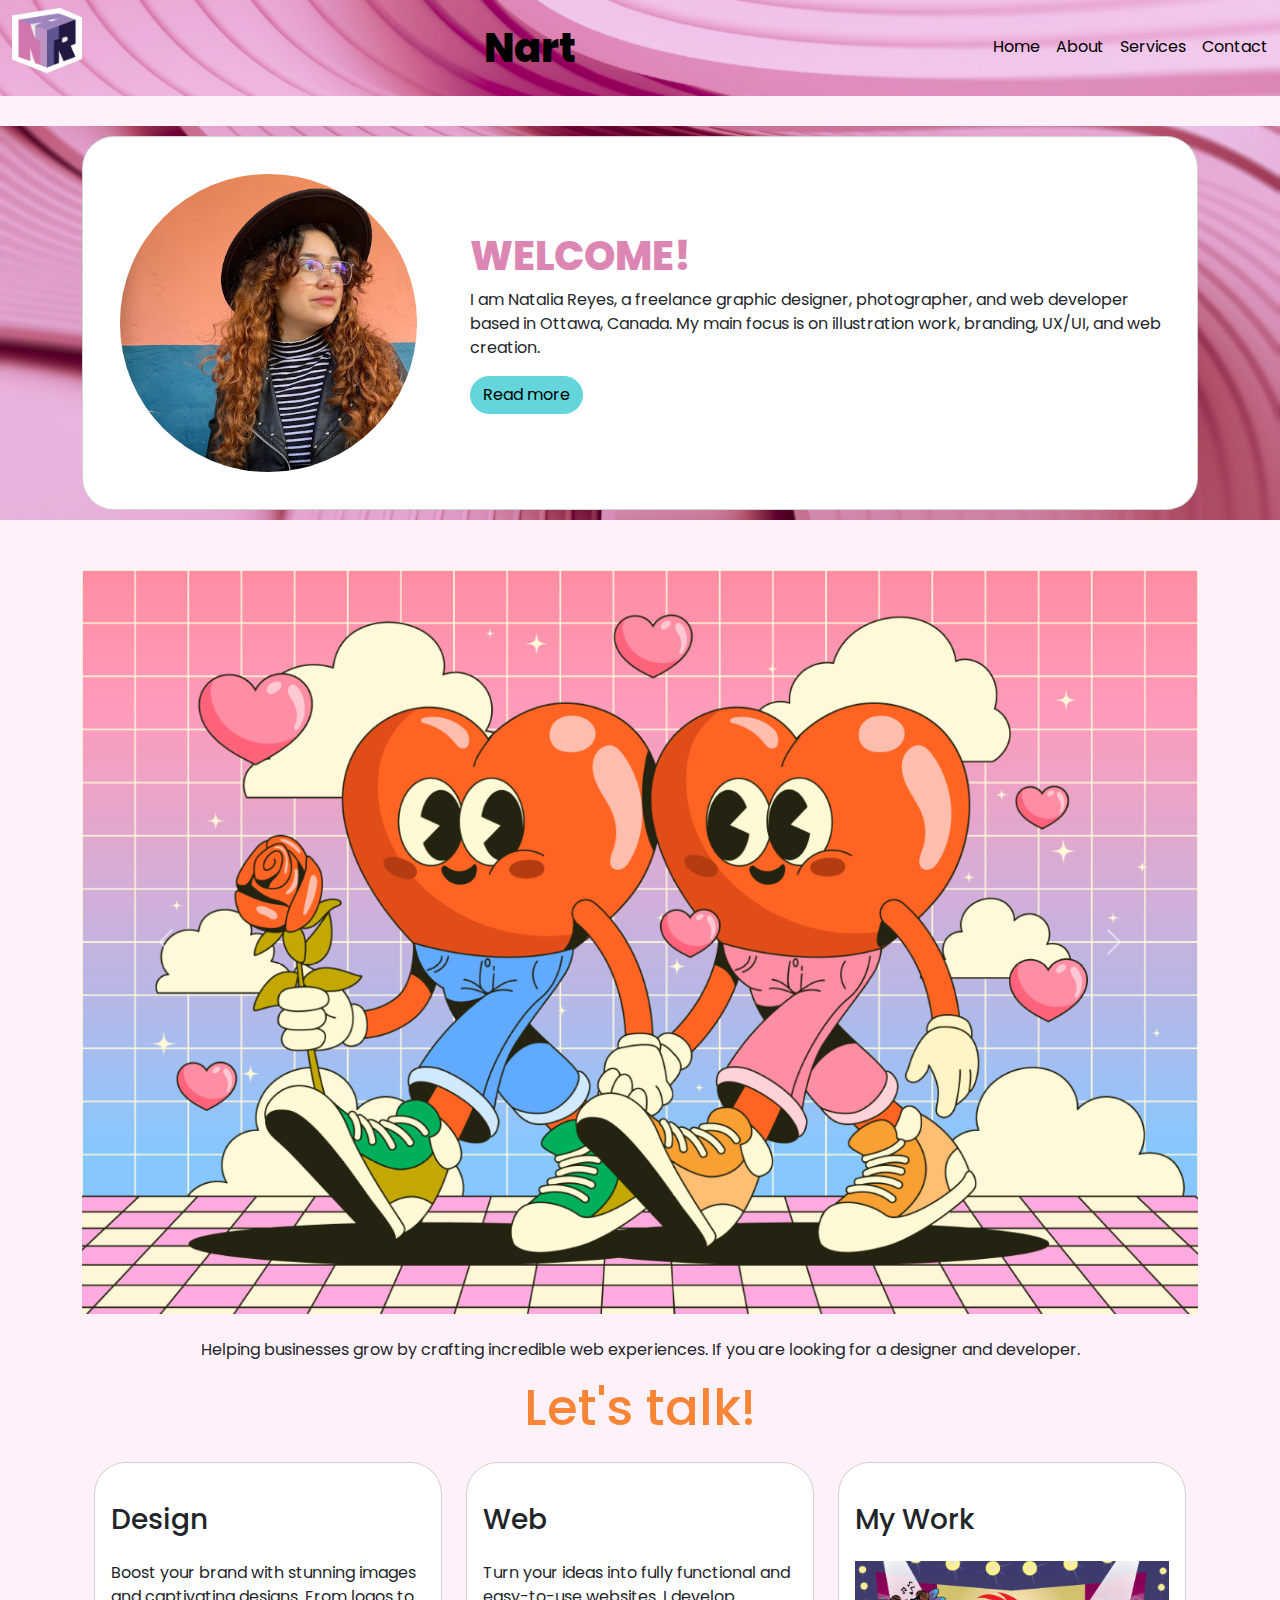
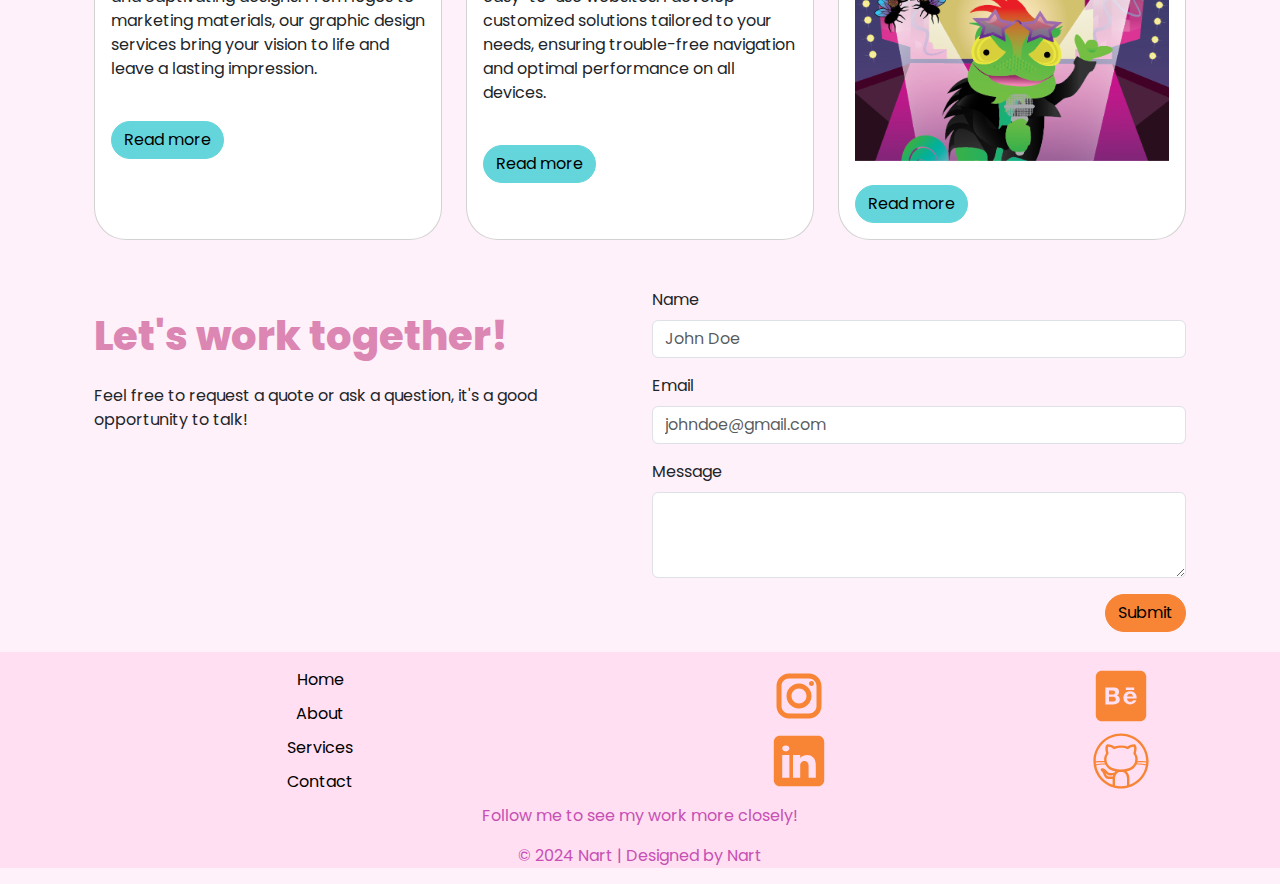
<file: index.html>
<!DOCTYPE html>
<html lang="en">
<head>
    <meta charset="UTF-8">
    <meta name="viewport" content="width=device-width, initial-scale=1.0">
    <link href="https://cdn.jsdelivr.net/npm/bootstrap@5.3.3/dist/css/bootstrap.min.css" rel="stylesheet" integrity="sha384-QWTKZyjpPEjISv5WaRU9OFeRpok6YctnYmDr5pNlyT2bRjXh0JMhjY6hW+ALEwIH" crossorigin="anonymous">
    <link rel="stylesheet" type="text/css" href="css/styles.css">
    <link rel="stylesheet" href="https://cdnjs.cloudflare.com/ajax/libs/animate.css/4.1.1/animate.min.css"/>
    <link rel="preconnect" href="https://fonts.googleapis.com">
    <link rel="preconnect" href="https://fonts.gstatic.com" crossorigin>
    <link href="https://fonts.googleapis.com/css2?family=Open+Sans:ital,wght@0,300..800;1,300..800&family=Poppins:wght@400;500;700;800&display=swap" rel="stylesheet">
    <title>Nart</title>

</head>

<body>

    <!-- Header -->
    <header>
        <!-- Nav -->
        <div>
            <nav class="navbar bg-body-tertiary">
                <div class="container-fluid">
                    <div>
                        <a href="index.html">
                            <img src="img/nartlogo.png" class="img-logo" alt="Logo" height="80px">
                        </a>
                    </div>
                    <a class="navbar-brand" href="index.html">Nart</a>
                    <ul class="nav nav-underline d-none d-lg-flex">
                        <li class="nav-item"><a class="nav-link" href="index.html">Home</a></li>
                        <li class="nav-item"><a class="nav-link" href="about.html">About</a></li>
                        <li class="nav-item"><a class="nav-link" href="services.html">Services</a></li>
                        <li class="nav-item"><a class="nav-link" href="index.html#contact">Contact</a></li>
                    </ul>
                    <!-- Dropdown for small screens -->
                    <div class="dropdown d-lg-none">
                        <button class="btn btn-secondary dropdown-toggle" type="button" id="dropdownMenuButton" data-bs-toggle="dropdown" aria-haspopup="true" aria-expanded="false">
                            <svg xmlns="http://www.w3.org/2000/svg" x="0px" y="0px" width="20" height="20" viewBox="0 0 50 50">
                                <path d="M 0 9 L 0 11 L 50 11 L 50 9 Z M 0 24 L 0 26 L 50 26 L 50 24 Z M 0 39 L 0 41 L 50 41 L 50 39 Z"></path>
                                </svg>
                        </button>
                        <ul class="dropdown-menu dropdown-menu-dark" aria-labelledby="dropdownMenuButton">
                            <li><a class="dropdown-item" href="index.html">Home</a></li>
                            <li><a class="dropdown-item" href="about.html">About</a></li>
                            <li><a class="dropdown-item" href="services.html">Services</a></li>
                            <li><a class="dropdown-item" href="#contact">Contact</a></li>
                        </ul>
                    </div>
                </div>
            </nav>
        </div>
    </header>

    <!-- Banner -->
    <div class="card-banner"> 
        <div class="card text-bg-dark">
            <img src="img/banneer.png" class="img-fluid banner-card" alt="pink-banner"> 

            <!-- Welcome! -->
            <div class="card-img-overlay">
                <div class="container">
                    <div class="card mb-2 mt-2 rounded-5" role="banner">
                        <div class="welcome-card row g-0">
                            <div class="col-md-4 col-12">
                                <img src="img/natalia.jpg" class="img-fluid rounded-circle animate__animated animate__jackInTheBox" alt="Natalia Reyes">
                            </div>

                            <div class="col-md-8 col-12">
                                <div class="card-body">
                                    <h1>WELCOME!</h1>
                                    <p class="card-text">I am Natalia Reyes, a freelance graphic designer, photographer, and web developer based in Ottawa, Canada. 
                                        My main focus is on illustration work, branding, UX/UI, and web creation.</p>
                                    <a href="about.html" class="btn btn-info rounded-pill clicker animate__animated animate__zoomIn" type="button">Read more</a>
                                </div>
                            </div>
                        </div>
                    </div>
                </div>
            </div>
        </div>
    </div>

    <!-- Main -->
    <main class="container">

        <!-- Carousel 1 -->
        <div id="carouselExampleAutoplaying" class="carousel slide" data-bs-ride="carousel">
            <div class="carousel-inner">
                <div class="carousel-item active">
                    <picture>
                        <source srcset="img/cora1440_x_960.jpg" media="(min-width: 960px)">
                        <source srcset="img/cora960_x_639.jpg" media="(max-width: 959px)">
                        <img src="img/cora1440_x_960.jpg" class="d-block w-100" alt="Graphic Design">
                    </picture>
                </div>
                <div class="carousel-item">
                    <picture>
                        <source srcset="img/makeup1440_x_864.jpg" media="(min-width: 960px)">
                        <source srcset="img/makeup960_x_575.jpg" media="(max-width: 959px)">
                        <img src="img/makeup1440_x_864.jpg" class="d-block w-100" alt="Make Up Branding">
                    </picture>
                </div>
                <div class="carousel-item">
                    <picture>
                        <source srcset="img/webux1440_x_690.jpg" media="(min-width: 960px)">
                        <source srcset="img/webux960_x_460.jpg" media="(max-width: 959px)">
                        <img src="img/webux1440_x_690.jpg" class="d-block w-100" alt="UX/UI">
                    </picture>
                </div>
            </div>
            <button class="carousel-control-prev" type="button" data-bs-target="#carouselExampleAutoplaying" data-bs-slide="prev">
                <span class="carousel-control-prev-icon" aria-hidden="true"></span>
                <span class="visually-hidden">Previous</span>
            </button>
            <button class="carousel-control-next" type="button" data-bs-target="#carouselExampleAutoplaying" data-bs-slide="next">
                <span class="carousel-control-next-icon" aria-hidden="true"></span>
                <span class="visually-hidden">Next</span>
            </button>
        </div>
        
        <!-- Let's talk-->
        <div class="lets mt-4 mb-4">
            <p class="helping">Helping businesses grow by crafting incredible web experiences. If you are looking for a designer and developer.</p>
            <h5>Let's talk!</h5>
        </div>

        <!-- My work card -->
        <div class="container d-flex justify-content-center">
            <div class="row">
                <div class="col-lg-4 col-md-6 mb-4">
                    <div class="card rounded-5 h-100">
                        <div class="card-body">
                            <h3 class="design mt-4 mb-4">Design</h3>
                            <p class="card-text">Boost your brand with stunning images and captivating designs. From logos to marketing materials, our graphic design services bring your vision to life and leave a lasting impression.</p>
                            <a href="#" class="btn btn-info rounded-pill mt-4">Read more</a>
                        </div>
                    </div>
                </div>
                <div class="col-lg-4 col-md-6 mb-4">
                    <div class="card rounded-5 h-100">
                        <div class="card-body">
                            <h3 class="web mt-4 mb-4">Web</h3>
                            <p class="card-text">Turn your ideas into fully functional and easy-to-use websites. I develop customized solutions tailored to your needs, ensuring trouble-free navigation and optimal performance on all devices.</p>
                            <a href="#" class="btn btn-info rounded-pill mt-4">Read more</a>
                        </div>
                    </div>
                </div>
                <div class="col-lg-4 col-md-6 mb-4">
                    <div class="card rounded-5 h-100">
                        <div class="card-body">
                            <h3 class="my-work mt-4 mb-4">My Work</h3>
                            <img src="img/sing-work.png" class="card-img-top rounded-0" alt="chameleon-singing">
                            <a href="#" class="btn btn-info rounded-pill mt-4">Read more</a>
                        </div>
                    </div>
                </div>
            </div>
        </div>

        <!-- Contact Form-->
        <div class="container mt-4">
            <div class="row">
                <div class="col-lg-6 mt-4" id="contact">
                    <h1>Let's work together!</h1>
                    <p class="mt-4">Feel free to request a quote or ask a question, it's a good opportunity to talk!</p>
                </div>
                <div class="col-lg-6">
                    <div class="form">
                        <div class="mb-3">
                            <label for="formGroupExampleInput" class="form-label">Name</label>
                            <input type="text" class="form-control" id="formGroupExampleInput" placeholder="John Doe">
                        </div>
                        <div class="mb-3">
                            <label for="formGroupExampleInput2" class="form-label">Email</label>
                            <input type="text" class="form-control" id="formGroupExampleInput2" placeholder="johndoe@gmail.com">
                        </div>
                        <div class="mb-3">
                            <label for="exampleFormControlTextarea1" class="form-label">Message</label>
                            <textarea class="form-control" id="exampleFormControlTextarea1" rows="3"></textarea>
                        </div>
                        <div class="text-end">
                            <button class="btn btn-warning rounded-pill" type="submit">Submit</button>
                        </div>
                    </div>
                </div>
            </div>
        </div>

    </main>

    <!-- Script -->
    <script src="https://cdn.jsdelivr.net/npm/bootstrap@5.3.3/dist/js/bootstrap.bundle.min.js" integrity="sha384-YvpcrYf0tY3lHB60NNkmXc5s9fDVZLESaAA55NDzOxhy9GkcIdslK1eN7N6jIeHz" crossorigin="anonymous"></script>

    <!-- Footer -->
    <footer>
        <div class="grid-container">
            <div class="links">
                <a class="link-offset-2 link-offset-3-hover link-underline link-underline-opacity-0 link-underline-opacity-75-hover mt-3" href="index.html">Home</a>
                <a class="link-offset-2 link-offset-3-hover link-underline link-underline-opacity-0 link-underline-opacity-75-hover" href="about.html">About</a>
                <a class="link-offset-2 link-offset-3-hover link-underline link-underline-opacity-0 link-underline-opacity-75-hover" href="services.html">Services</a>
                <a class="link-offset-2 link-offset-3-hover link-underline link-underline-opacity-0 link-underline-opacity-75-hover" href="#contact">Contact</a>
            </div>

            <div class="icons">
                <a href="https://www.instagram.com/phottonat_" target="_blank">
                    <svg xmlns="http://www.w3.org/2000/svg" x="0px" y="0px" width="100" height="100" viewBox="0,0,256,256">
                        <g fill="#f88536" fill-rule="nonzero" stroke="none" stroke-width="1" stroke-linecap="butt" stroke-linejoin="miter" stroke-miterlimit="10" stroke-dasharray="" stroke-dashoffset="0" font-family="none" font-weight="none" font-size="none" text-anchor="none" style="mix-blend-mode: normal"><g transform="scale(10.66667,10.66667)"><path d="M8,3c-2.757,0 -5,2.243 -5,5v8c0,2.757 2.243,5 5,5h8c2.757,0 5,-2.243 5,-5v-8c0,-2.757 -2.243,-5 -5,-5zM8,5h8c1.654,0 3,1.346 3,3v8c0,1.654 -1.346,3 -3,3h-8c-1.654,0 -3,-1.346 -3,-3v-8c0,-1.654 1.346,-3 3,-3zM17,6c-0.55228,0 -1,0.44772 -1,1c0,0.55228 0.44772,1 1,1c0.55228,0 1,-0.44772 1,-1c0,-0.55228 -0.44772,-1 -1,-1zM12,7c-2.757,0 -5,2.243 -5,5c0,2.757 2.243,5 5,5c2.757,0 5,-2.243 5,-5c0,-2.757 -2.243,-5 -5,-5zM12,9c1.654,0 3,1.346 3,3c0,1.654 -1.346,3 -3,3c-1.654,0 -3,-1.346 -3,-3c0,-1.654 1.346,-3 3,-3z"></path></g></g>
                    </svg>
                </a>

                <a href="https://www.behance.net/phottonat" target="_blank">
                    <svg xmlns="http://www.w3.org/2000/svg" x="0px" y="0px" width="100" height="100" viewBox="0,0,256,256">
                        <g fill="#f88536" fill-rule="nonzero" stroke="none" stroke-width="1" stroke-linecap="butt" stroke-linejoin="miter" stroke-miterlimit="10" stroke-dasharray="" stroke-dashoffset="0" font-family="none" font-weight="none" font-size="none" text-anchor="none" style="mix-blend-mode: normal"><g transform="scale(5.12,5.12)"><path d="M9,4c-2.76,0 -5,2.24 -5,5v32c0,2.76 2.24,5 5,5h32c2.76,0 5,-2.24 5,-5v-32c0,-2.76 -2.24,-5 -5,-5zM12,18h6.73047c0.73,0 4.67969,-0.04969 4.67969,3.57031c0,1.92 -1.31039,2.56938 -1.90039,2.85938c0.88,0.28 2.49023,1.09031 2.49023,3.57031c0,3.83 -4.39047,4 -4.98047,4h-7.01953zM29,18h7v2h-7zM15,20.42969v3.28125h3.2207c0.44,0 1.89844,-0.24094 1.89844,-1.71094c0,-1.47 -1.89945,-1.57031 -2.18945,-1.57031zM32.73047,21c3.9,0 4.95914,3.03977 5.11914,3.75977c0.15,0.73 0.15039,1.37023 0.15039,2.24023h-7.90039c0,0.87 0.46102,2.83008 2.79102,2.83008c0.62,0 1.07883,-0.14945 1.54883,-0.43945c0.46,-0.29 0.62148,-0.57133 0.77148,-0.86133h2.62891c-0.46,1.15 -1.07977,2.02156 -2.00977,2.60156c-0.93,0.58 -2.01,0.86914 -3.25,0.86914c-0.78,0 -1.55008,-0.14945 -2.33008,-0.43945c-0.62,-0.29 -1.23922,-0.72039 -1.69922,-1.15039c-0.46,-0.44 -0.77008,-1.02023 -1.08008,-1.74023c-0.31,-0.58 -0.4707,-1.44992 -0.4707,-2.16992c0,-0.72 0.29047,-5.5 5.73047,-5.5zM32.73047,23.0293c-2.26,0 -2.63086,2.17055 -2.63086,2.31055h4.96094c-0.16,-0.72 -0.81008,-2.31055 -2.33008,-2.31055zM15,25.71094v3.85937h3.35156c0.289,0 2.32813,-0.08938 2.32813,-1.85937c0,-1.76 -1.60213,-2 -2.32813,-2z"></path></g></g>
                        </svg>
                </a>

                <a href="https://www.linkedin.com/in/natalia-reyes-villamil/" target="_blank">
                    <svg xmlns="http://www.w3.org/2000/svg" x="0px" y="0px" width="100" height="100" viewBox="0,0,256,256">
                        <g fill="#f88536" fill-rule="nonzero" stroke="none" stroke-width="1" stroke-linecap="butt" stroke-linejoin="miter" stroke-miterlimit="10" stroke-dasharray="" stroke-dashoffset="0" font-family="none" font-weight="none" font-size="none" text-anchor="none" style="mix-blend-mode: normal"><g transform="scale(5.12,5.12)"><path d="M41,4h-32c-2.76,0 -5,2.24 -5,5v32c0,2.76 2.24,5 5,5h32c2.76,0 5,-2.24 5,-5v-32c0,-2.76 -2.24,-5 -5,-5zM17,20v19h-6v-19zM11,14.47c0,-1.4 1.2,-2.47 3,-2.47c1.8,0 2.93,1.07 3,2.47c0,1.4 -1.12,2.53 -3,2.53c-1.8,0 -3,-1.13 -3,-2.53zM39,39h-6c0,0 0,-9.26 0,-10c0,-2 -1,-4 -3.5,-4.04h-0.08c-2.42,0 -3.42,2.06 -3.42,4.04c0,0.91 0,10 0,10h-6v-19h6v2.56c0,0 1.93,-2.56 5.81,-2.56c3.97,0 7.19,2.73 7.19,8.26z"></path></g></g>
                    </svg>
                </a>
                
                <a href="https://github.com/natareyes2" target="_blank">
                    <svg xmlns="http://www.w3.org/2000/svg" x="0px" y="0px" width="100" height="100" viewBox="0,0,256,256">
                    <g fill="#f88536" fill-rule="nonzero" stroke="none" stroke-width="1" stroke-linecap="butt" stroke-linejoin="miter" stroke-miterlimit="10" stroke-dasharray="" stroke-dashoffset="0" font-family="none" font-weight="none" font-size="none" text-anchor="none" style="mix-blend-mode: normal"><g transform="scale(5.12,5.12)"><path d="M25,2c-12.64545,0 -23,10.35455 -23,23c0,12.64545 10.35455,23 23,23c12.64545,0 23,-10.35455 23,-23c0,-12.64545 -10.35455,-23 -23,-23zM25,4c11.55454,0 21,9.44546 21,21c0,0.09372 -0.00657,0.18586 -0.00781,0.2793c-0.63654,-0.06572 -1.37274,-0.12735 -2.30859,-0.16602c-1.33433,-0.05513 -3.01571,-0.04281 -4.91602,0.05664c0.07474,-0.50462 0.12559,-1.01694 0.12695,-1.54297c0.09683,-1.87262 -0.53201,-3.62449 -1.55469,-5.17187c0.24707,-0.85373 0.5369,-1.93986 0.60938,-3.17187c0.0826,-1.40428 -0.03862,-2.96144 -1.16602,-4.01367l-0.28906,-0.26953h-0.39453c-2.68307,0 -4.51959,1.12321 -5.64258,2.01367c-1.6215,-0.62765 -3.44481,-1.01367 -5.45703,-1.01367c-2.02363,0 -3.86447,0.39142 -5.55273,1.01758c-1.12235,-0.89089 -2.96048,-2.01758 -5.64648,-2.01758h-0.39258l-0.28906,0.26758c-1.09819,1.01974 -1.19936,2.53418 -1.13086,3.93164c0.06041,1.23229 0.33345,2.35292 0.57617,3.24805c-1.03996,1.57759 -1.66406,3.37475 -1.66406,5.15234c0,0.50146 0.04641,0.99049 0.11328,1.47266c-3.12421,-0.10128 -5.49492,-0.01896 -7.00977,0.11914c-0.00058,-0.06408 -0.00391,-0.12719 -0.00391,-0.19141c0,-11.55454 9.44546,-21 21,-21zM14.39648,13.13086c2.01758,0.19118 3.53551,1.09211 4.23828,1.7168l0.46875,0.41406l0.57813,-0.23633c1.58145,-0.65119 3.34534,-1.02539 5.31836,-1.02539c1.97302,0 3.73739,0.37608 5.19922,1.01563l0.58594,0.25781l0.47852,-0.42578c0.70301,-0.6249 2.22351,-1.5261 4.24219,-1.7168c0.2684,0.44498 0.50163,1.07781 0.44531,2.03516c-0.0674,1.14572 -0.37387,2.39364 -0.60547,3.13477l-0.15039,0.48242l0.29883,0.4082c0.98947,1.34928 1.49398,2.80953 1.4082,4.35352l-0.00195,0.02734v0.02734c0,2.49545 -0.89861,4.49273 -2.8125,5.97266c-1.91384,1.47993 -4.93523,2.42773 -9.1875,2.42773c-4.25227,0 -7.27556,-0.94781 -9.18945,-2.42773c-1.91389,-1.47993 -2.81055,-3.4772 -2.81055,-5.97266c0,-1.46471 0.52892,-3.07601 1.50586,-4.4082l0.29297,-0.39844l-0.14062,-0.47461c-0.23173,-0.78787 -0.51577,-2.06426 -0.57227,-3.2168c-0.04699,-0.95862 0.17989,-1.56453 0.41016,-1.9707zM8.88672,26.01953c0.7042,0.0045 1.51102,0.03241 2.31641,0.06055c0.07838,0.31957 0.17145,0.63279 0.28125,0.93945c-3.31343,0.07201 -5.77998,0.41492 -7.30078,0.70898c-0.06645,-0.50662 -0.11716,-1.01813 -0.14648,-1.53516c1.11744,-0.10349 2.71311,-0.18749 4.84961,-0.17383zM41.11328,26.07617c2.12956,-0.02477 3.72152,0.08796 4.84375,0.20703c-0.02936,0.48114 -0.07711,0.95761 -0.13867,1.42969c-1.57279,-0.29937 -4.10115,-0.64156 -7.50391,-0.69727c0.0974,-0.27328 0.17748,-0.55432 0.25,-0.83789c0.89822,-0.0512 1.77391,-0.09255 2.54883,-0.10156zM37.89258,28.00781c3.57307,0.03197 6.19274,0.38911 7.77344,0.69141c-1.34068,7.46807 -6.65766,13.59353 -13.66602,16.08984v-5.18945c0,-1.58457 -0.52036,-3.3319 -1.42578,-4.78906c-0.2749,-0.44241 -0.59827,-0.86081 -0.95898,-1.23633c2.31522,-0.45738 4.21713,-1.2754 5.69727,-2.41992c1.13046,-0.87413 1.98451,-1.94544 2.58008,-3.14648zM11.9082,28.01367c0.59685,1.19835 1.45134,2.26782 2.58008,3.14063c1.54054,1.19123 3.54334,2.02354 5.98828,2.46875c-0.31986,0.32865 -0.61078,0.68955 -0.86914,1.07031l-0.06055,-0.05273c0.0055,-0.0063 -0.49713,0.24525 -1.24805,0.3125c-0.75092,0.06725 -1.67721,0.04688 -2.49805,0.04688c-1.225,0 -1.76457,-0.57879 -2.62695,-1.63281c-0.47755,-0.64363 -1.05973,-1.16486 -1.625,-1.56055c-0.57881,-0.40517 -1.07257,-0.69113 -1.68359,-0.79297l-0.08203,-0.01367h-0.08398c-0.46667,0 -0.91824,0.03379 -1.33984,0.51563c-0.2108,0.24092 -0.3561,0.68694 -0.26172,1.06445c0.09438,0.37752 0.3332,0.6095 0.54688,0.75195c1.36672,0.91115 1.60826,2.71448 2.46484,4.31836c0.79992,1.59392 2.52629,2.34961 4.29102,2.34961h2.59961v4.78906c-7.00283,-2.49435 -12.31621,-8.61221 -13.66211,-16.07227c1.52564,-0.29739 4.07694,-0.65295 7.57031,-0.70312zM23.69922,34.09961h2.80078c0.81282,0 1.68042,0.64779 2.375,1.76563c0.69458,1.11783 1.125,2.61894 1.125,3.73438v5.79102c-1.60395,0.39525 -3.27809,0.60938 -5,0.60938c-1.72191,0 -3.39605,-0.21412 -5,-0.60937v-5.79102c0,-1.09074 0.46783,-2.5883 1.20898,-3.71094c0.74116,-1.12264 1.67741,-1.78906 2.49023,-1.78906zM12.30859,35.28125c0.86577,0.89801 1.91393,1.71875 3.49219,1.71875c0.77917,0 1.7517,0.02807 2.67578,-0.05469c0.00329,-0.00029 0.00648,-0.00166 0.00977,-0.00195c-0.12175,0.35 -0.21258,0.70217 -0.28906,1.05664h-2.79687c-1.23333,0 -2.10462,-0.44557 -2.50586,-1.24805l-0.00781,-0.01367l-0.00586,-0.01172c-0.1644,-0.30537 -0.38021,-0.91597 -0.57226,-1.44531z"></path></g></g>
                    </svg>
                </a>

            </div>
        </div>
        <p>Follow me to see my work more closely!</p>
        <p>&copy; 2024 Nart | Designed by Nart</p>
    </footer>

</body>
</html>
</file>
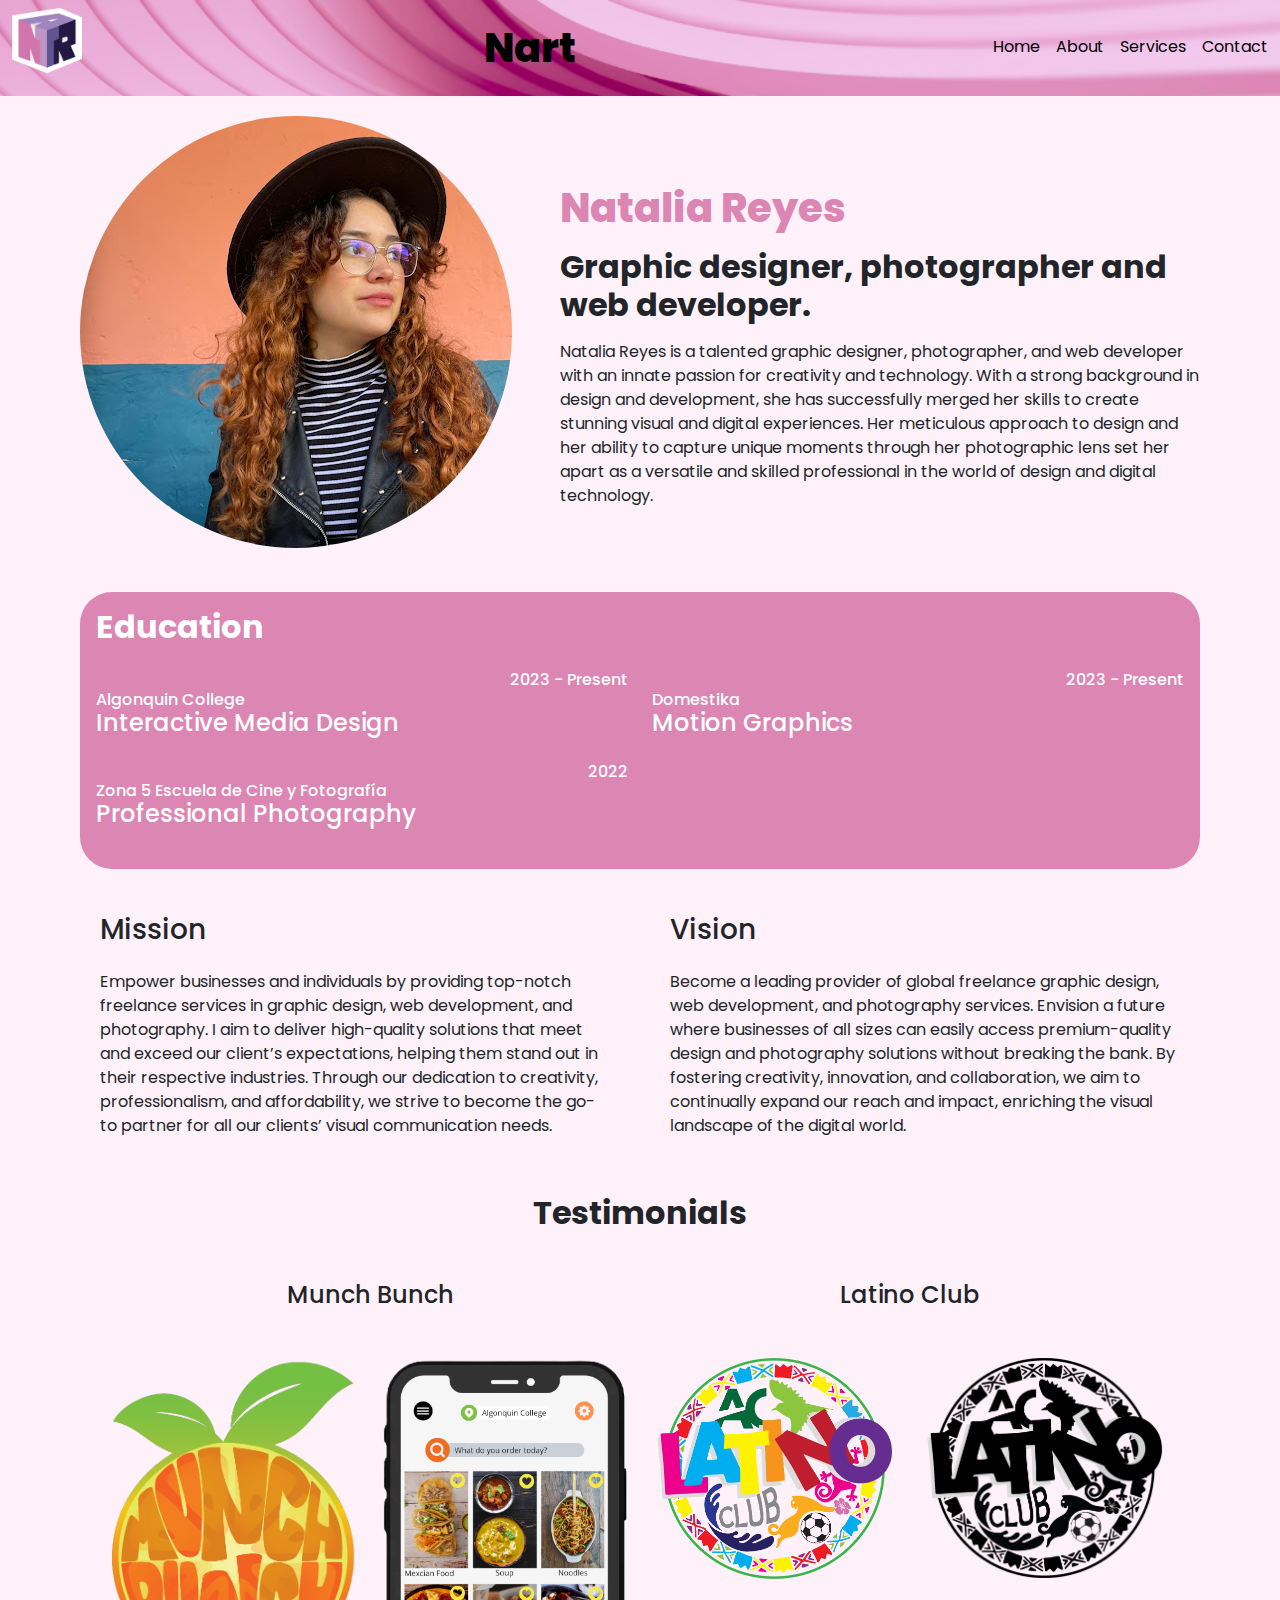
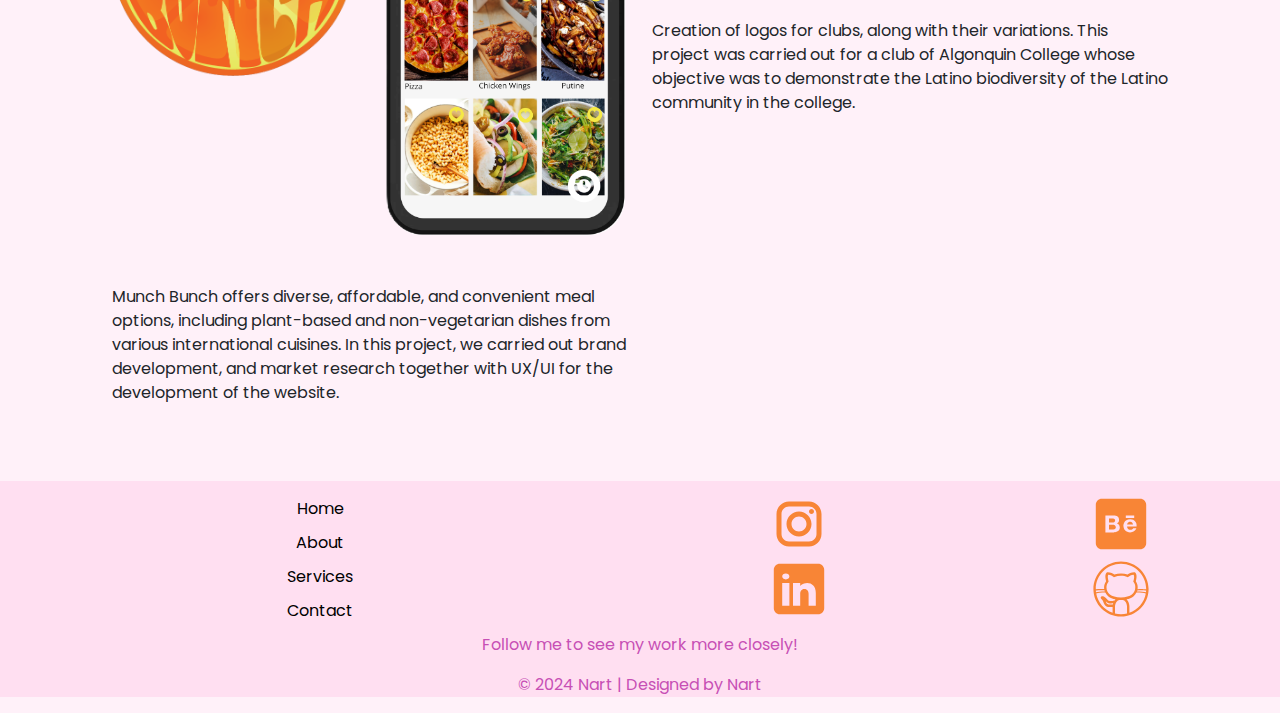
<file: about.html>
<!DOCTYPE html>
<html lang="en">
<head>
    <meta charset="UTF-8">
    <meta name="viewport" content="width=device-width, initial-scale=1.0">
    <link href="https://cdn.jsdelivr.net/npm/bootstrap@5.3.3/dist/css/bootstrap.min.css" rel="stylesheet" integrity="sha384-QWTKZyjpPEjISv5WaRU9OFeRpok6YctnYmDr5pNlyT2bRjXh0JMhjY6hW+ALEwIH" crossorigin="anonymous">
    <link rel="stylesheet" type="text/css" href="css/styles.css">
    <link rel="stylesheet" href="https://cdnjs.cloudflare.com/ajax/libs/animate.css/4.1.1/animate.min.css"/>
    <link rel="preconnect" href="https://fonts.googleapis.com">
    <link rel="preconnect" href="https://fonts.gstatic.com" crossorigin>
    <link href="https://fonts.googleapis.com/css2?family=Open+Sans:ital,wght@0,300..800;1,300..800&family=Poppins:wght@400;500;700;800&display=swap" rel="stylesheet">
    <title>About</title>

</head>
<body>

  <!-- Header -->
  <header>
      <!-- Nav -->
      <div>
        <nav class="navbar bg-body-tertiary">
            <div class="container-fluid">
                <div>
                  <a href="index.html">
                    <img src="img/nartlogo.png" class="img-logo" alt="Logo" height="80px">
                  </a>
                </div>
                <a class="navbar-brand" href="index.html">Nart</a>
                <ul class="nav nav-underline d-none d-lg-flex">
                    <li class="nav-item"><a class="nav-link" href="index.html">Home</a></li>
                    <li class="nav-item"><a class="nav-link" href="about.html">About</a></li>
                    <li class="nav-item"><a class="nav-link" href="services.html">Services</a></li>
                    <li class="nav-item"><a class="nav-link" href="index.html#contact">Contact</a></li>
                </ul>
                <!-- Dropdown for small screens -->
                <div class="dropdown d-lg-none">
                    <button class="btn btn-secondary dropdown-toggle" type="button" id="dropdownMenuButton" data-bs-toggle="dropdown" aria-haspopup="true" aria-expanded="false">
                      <svg xmlns="http://www.w3.org/2000/svg" x="0px" y="0px" width="20" height="20" viewBox="0 0 50 50">
                        <path d="M 0 9 L 0 11 L 50 11 L 50 9 Z M 0 24 L 0 26 L 50 26 L 50 24 Z M 0 39 L 0 41 L 50 41 L 50 39 Z"></path>
                        </svg>
                    </button>
                    <ul class="dropdown-menu dropdown-menu-dark" aria-labelledby="dropdownMenuButton">
                        <li><a class="dropdown-item" href="index.html">Home</a></li>
                        <li><a class="dropdown-item" href="about.html">About</a></li>
                        <li><a class="dropdown-item" href="services.html">Services</a></li>
                        <li><a class="dropdown-item" href="index.html#contact">Contact</a></li>
                    </ul>
                </div>
            </div>
        </nav>
    </div>
  </header>

  <main>

    <div class="container-profile">
      <div class="profile-nat">
        <img src="img/natalia.jpg" class="img-fluid rounded-circle mb-4 me-5 animate__animated animate__jackInTheBox" alt="Natalia Reyes">
        <div class="card-natalia">
          <h1 class="mb-3">Natalia Reyes</h1>
          <h2 class="mb-3">Graphic designer, photographer and web developer.</h2>
          <p>Natalia Reyes is a talented graphic designer, photographer, and web developer with an innate passion for creativity and technology. With a strong background in design and development, she has successfully merged her skills to create stunning visual and digital experiences. Her meticulous approach to design and her ability to capture unique moments through her photographic lens set her apart as a versatile and skilled professional in the world of design and digital technology.</p>
        </div>
      </div>
    </div>

      <!-- Education -->

      <div class="card education-card rounded-5">
        <div class="card-body">
          <h2 class="card-title mb-4">Education</h2>
          <div class="row">
            <!-- First column -->
            <div class="col-md-6">
              <div>
                <div class="d-flex justify-content-end align-items-center">
                  <div class="time"><h6>2023 - Present</h6></div>
                </div>
                <h6>Algonquin College</h6>
                <h4 class="mb-4">Interactive Media Design</h4>
              </div>
              <div>
                <div class="d-flex justify-content-end align-items-center">
                  <div class="time"><h6>2022</h6></div>
                </div>
                <h6>Zona 5 Escuela de Cine y Fotografía</h6>
                <h4 class="mb-4">Professional Photography</h4>
              </div>
            </div>
            <!-- Second column -->
            <div class="col-md-6">
              <div>
                <div class="d-flex justify-content-end align-items-center">
                  <div class="time"><h6>2023 - Present</h6></div>
                </div>
                <h6>Domestika</h6>
                <h4 class="mb-4">Motion Graphics</h4>
              </div>
            </div>
          </div>
        </div>
      </div>  
      
      
    <!-- Mission -->
    <section class="mission mt-4">
      <div class="mission-item">
        <h3 class="mb-4">Mission</h3>
        <p>Empower businesses and individuals by providing top-notch freelance services in graphic design, web development, and photography. I  aim to deliver high-quality solutions that meet and exceed our client’s expectations, helping them stand out in their respective industries. Through our dedication to creativity, professionalism, and affordability, we strive to become the go-to partner for all our clients’ visual communication needs.</p>
      </div>

      <!-- Vision -->
      <div class="vision-item">
        <h3 class="mb-4">Vision</h3>
        <p>Become a leading provider of global freelance graphic design, web development, and photography services. Envision a future where businesses of all sizes can easily access premium-quality design and photography solutions without breaking the bank. By fostering creativity, innovation, and collaboration, we aim to continually expand our reach and impact, enriching the visual landscape of the digital world.</p>
      </div>
    </section>

    <section class="testimonials">
        <h2 class="testimonios mb-5">Testimonials</h2>
        <div class="container">
          <div class="row">
      <!-- Columna de Munch Bunch -->
            <div class="col-md-6">
              <div class="munch">
                <h4 class="text-center mb-5">Munch Bunch</h4>
                <div class="row">
                  <div class="col-md-6">
                    <img src="img/MuchBunch1.png" alt="Munch Bunch" class="img-fluid mb-4">
                  </div>
                  <div class="col-md-6">
                    <img src="img/prototype.png" alt="Prototype" class="img-fluid mb-4">
                  </div>
                </div>
                <div class="row">
                  <div class="col-md-12 mt-4">
                    <p>Munch Bunch offers diverse, affordable, and convenient meal options, including plant-based and non-vegetarian dishes from various international cuisines. In this project, we carried out brand development, and market research together with UX/UI for the development of the website.</p>
                  </div>
                </div>
              </div>
            </div>

          
      <!-- Column Latino Club -->
            <div class="col-md-6">
              <div class="latino">
                <h4 class="text-center mb-3 mb-5">Latino Club</h4>
                <div class="row mb-3">
                  <div class="col-md-6 text-center">
                    <img src="img/latinoclubbb.png" alt="Latino Club Color" class="img-fluid mb-4">
                  </div>
                  <div class="col-md-6 text-center">
                    <img src="img/latinoclubblack.png" alt="Latino Club Black" class="img-fluid mb-4">
                  </div>
                </div>
                <div class="row">
                  <div class="col-md-12">
                    <p>Creation of logos for clubs, along with their variations. This project was carried out for a club of Algonquin College whose objective was to demonstrate the Latino biodiversity of the Latino community in the college.</p>
                  </div>
                </div>
              </div>
            </div>
          </div>
        </div>
    </section>
  </main>
  
  <!-- Script -->
  <script src="https://cdn.jsdelivr.net/npm/bootstrap@5.3.3/dist/js/bootstrap.bundle.min.js" integrity="sha384-YvpcrYf0tY3lHB60NNkmXc5s9fDVZLESaAA55NDzOxhy9GkcIdslK1eN7N6jIeHz" crossorigin="anonymous"></script>

  <!-- Footer -->
  <footer>
    <div class="grid-container">
        <div class="links">
            <a class="link-offset-2 link-offset-3-hover link-underline link-underline-opacity-0 link-underline-opacity-75-hover mt-3" href="index.html">Home</a>
            <a class="link-offset-2 link-offset-3-hover link-underline link-underline-opacity-0 link-underline-opacity-75-hover" href="about.html">About</a>
            <a class="link-offset-2 link-offset-3-hover link-underline link-underline-opacity-0 link-underline-opacity-75-hover" href="services.html">Services</a>
            <a class="link-offset-2 link-offset-3-hover link-underline link-underline-opacity-0 link-underline-opacity-75-hover" href="#contact">Contact</a>
        </div>

        <div class="icons">
            <a href="https://www.instagram.com/phottonat_" target="_blank">
                <svg xmlns="http://www.w3.org/2000/svg" x="0px" y="0px" width="100" height="100" viewBox="0,0,256,256">
                    <g fill="#f88536" fill-rule="nonzero" stroke="none" stroke-width="1" stroke-linecap="butt" stroke-linejoin="miter" stroke-miterlimit="10" stroke-dasharray="" stroke-dashoffset="0" font-family="none" font-weight="none" font-size="none" text-anchor="none" style="mix-blend-mode: normal"><g transform="scale(10.66667,10.66667)"><path d="M8,3c-2.757,0 -5,2.243 -5,5v8c0,2.757 2.243,5 5,5h8c2.757,0 5,-2.243 5,-5v-8c0,-2.757 -2.243,-5 -5,-5zM8,5h8c1.654,0 3,1.346 3,3v8c0,1.654 -1.346,3 -3,3h-8c-1.654,0 -3,-1.346 -3,-3v-8c0,-1.654 1.346,-3 3,-3zM17,6c-0.55228,0 -1,0.44772 -1,1c0,0.55228 0.44772,1 1,1c0.55228,0 1,-0.44772 1,-1c0,-0.55228 -0.44772,-1 -1,-1zM12,7c-2.757,0 -5,2.243 -5,5c0,2.757 2.243,5 5,5c2.757,0 5,-2.243 5,-5c0,-2.757 -2.243,-5 -5,-5zM12,9c1.654,0 3,1.346 3,3c0,1.654 -1.346,3 -3,3c-1.654,0 -3,-1.346 -3,-3c0,-1.654 1.346,-3 3,-3z"></path></g></g>
                </svg>
            </a>

            <a href="https://www.behance.net/phottonat" target="_blank">
                <svg xmlns="http://www.w3.org/2000/svg" x="0px" y="0px" width="100" height="100" viewBox="0,0,256,256">
                    <g fill="#f88536" fill-rule="nonzero" stroke="none" stroke-width="1" stroke-linecap="butt" stroke-linejoin="miter" stroke-miterlimit="10" stroke-dasharray="" stroke-dashoffset="0" font-family="none" font-weight="none" font-size="none" text-anchor="none" style="mix-blend-mode: normal"><g transform="scale(5.12,5.12)"><path d="M9,4c-2.76,0 -5,2.24 -5,5v32c0,2.76 2.24,5 5,5h32c2.76,0 5,-2.24 5,-5v-32c0,-2.76 -2.24,-5 -5,-5zM12,18h6.73047c0.73,0 4.67969,-0.04969 4.67969,3.57031c0,1.92 -1.31039,2.56938 -1.90039,2.85938c0.88,0.28 2.49023,1.09031 2.49023,3.57031c0,3.83 -4.39047,4 -4.98047,4h-7.01953zM29,18h7v2h-7zM15,20.42969v3.28125h3.2207c0.44,0 1.89844,-0.24094 1.89844,-1.71094c0,-1.47 -1.89945,-1.57031 -2.18945,-1.57031zM32.73047,21c3.9,0 4.95914,3.03977 5.11914,3.75977c0.15,0.73 0.15039,1.37023 0.15039,2.24023h-7.90039c0,0.87 0.46102,2.83008 2.79102,2.83008c0.62,0 1.07883,-0.14945 1.54883,-0.43945c0.46,-0.29 0.62148,-0.57133 0.77148,-0.86133h2.62891c-0.46,1.15 -1.07977,2.02156 -2.00977,2.60156c-0.93,0.58 -2.01,0.86914 -3.25,0.86914c-0.78,0 -1.55008,-0.14945 -2.33008,-0.43945c-0.62,-0.29 -1.23922,-0.72039 -1.69922,-1.15039c-0.46,-0.44 -0.77008,-1.02023 -1.08008,-1.74023c-0.31,-0.58 -0.4707,-1.44992 -0.4707,-2.16992c0,-0.72 0.29047,-5.5 5.73047,-5.5zM32.73047,23.0293c-2.26,0 -2.63086,2.17055 -2.63086,2.31055h4.96094c-0.16,-0.72 -0.81008,-2.31055 -2.33008,-2.31055zM15,25.71094v3.85937h3.35156c0.289,0 2.32813,-0.08938 2.32813,-1.85937c0,-1.76 -1.60213,-2 -2.32813,-2z"></path></g></g>
                    </svg>
            </a>

            <a href="https://www.linkedin.com/in/natalia-reyes-villamil/" target="_blank">
                <svg xmlns="http://www.w3.org/2000/svg" x="0px" y="0px" width="100" height="100" viewBox="0,0,256,256">
                    <g fill="#f88536" fill-rule="nonzero" stroke="none" stroke-width="1" stroke-linecap="butt" stroke-linejoin="miter" stroke-miterlimit="10" stroke-dasharray="" stroke-dashoffset="0" font-family="none" font-weight="none" font-size="none" text-anchor="none" style="mix-blend-mode: normal"><g transform="scale(5.12,5.12)"><path d="M41,4h-32c-2.76,0 -5,2.24 -5,5v32c0,2.76 2.24,5 5,5h32c2.76,0 5,-2.24 5,-5v-32c0,-2.76 -2.24,-5 -5,-5zM17,20v19h-6v-19zM11,14.47c0,-1.4 1.2,-2.47 3,-2.47c1.8,0 2.93,1.07 3,2.47c0,1.4 -1.12,2.53 -3,2.53c-1.8,0 -3,-1.13 -3,-2.53zM39,39h-6c0,0 0,-9.26 0,-10c0,-2 -1,-4 -3.5,-4.04h-0.08c-2.42,0 -3.42,2.06 -3.42,4.04c0,0.91 0,10 0,10h-6v-19h6v2.56c0,0 1.93,-2.56 5.81,-2.56c3.97,0 7.19,2.73 7.19,8.26z"></path></g></g>
                </svg>
            </a>
            
            <a href="https://github.com/natareyes2" target="_blank">
                <svg xmlns="http://www.w3.org/2000/svg" x="0px" y="0px" width="100" height="100" viewBox="0,0,256,256">
                <g fill="#f88536" fill-rule="nonzero" stroke="none" stroke-width="1" stroke-linecap="butt" stroke-linejoin="miter" stroke-miterlimit="10" stroke-dasharray="" stroke-dashoffset="0" font-family="none" font-weight="none" font-size="none" text-anchor="none" style="mix-blend-mode: normal"><g transform="scale(5.12,5.12)"><path d="M25,2c-12.64545,0 -23,10.35455 -23,23c0,12.64545 10.35455,23 23,23c12.64545,0 23,-10.35455 23,-23c0,-12.64545 -10.35455,-23 -23,-23zM25,4c11.55454,0 21,9.44546 21,21c0,0.09372 -0.00657,0.18586 -0.00781,0.2793c-0.63654,-0.06572 -1.37274,-0.12735 -2.30859,-0.16602c-1.33433,-0.05513 -3.01571,-0.04281 -4.91602,0.05664c0.07474,-0.50462 0.12559,-1.01694 0.12695,-1.54297c0.09683,-1.87262 -0.53201,-3.62449 -1.55469,-5.17187c0.24707,-0.85373 0.5369,-1.93986 0.60938,-3.17187c0.0826,-1.40428 -0.03862,-2.96144 -1.16602,-4.01367l-0.28906,-0.26953h-0.39453c-2.68307,0 -4.51959,1.12321 -5.64258,2.01367c-1.6215,-0.62765 -3.44481,-1.01367 -5.45703,-1.01367c-2.02363,0 -3.86447,0.39142 -5.55273,1.01758c-1.12235,-0.89089 -2.96048,-2.01758 -5.64648,-2.01758h-0.39258l-0.28906,0.26758c-1.09819,1.01974 -1.19936,2.53418 -1.13086,3.93164c0.06041,1.23229 0.33345,2.35292 0.57617,3.24805c-1.03996,1.57759 -1.66406,3.37475 -1.66406,5.15234c0,0.50146 0.04641,0.99049 0.11328,1.47266c-3.12421,-0.10128 -5.49492,-0.01896 -7.00977,0.11914c-0.00058,-0.06408 -0.00391,-0.12719 -0.00391,-0.19141c0,-11.55454 9.44546,-21 21,-21zM14.39648,13.13086c2.01758,0.19118 3.53551,1.09211 4.23828,1.7168l0.46875,0.41406l0.57813,-0.23633c1.58145,-0.65119 3.34534,-1.02539 5.31836,-1.02539c1.97302,0 3.73739,0.37608 5.19922,1.01563l0.58594,0.25781l0.47852,-0.42578c0.70301,-0.6249 2.22351,-1.5261 4.24219,-1.7168c0.2684,0.44498 0.50163,1.07781 0.44531,2.03516c-0.0674,1.14572 -0.37387,2.39364 -0.60547,3.13477l-0.15039,0.48242l0.29883,0.4082c0.98947,1.34928 1.49398,2.80953 1.4082,4.35352l-0.00195,0.02734v0.02734c0,2.49545 -0.89861,4.49273 -2.8125,5.97266c-1.91384,1.47993 -4.93523,2.42773 -9.1875,2.42773c-4.25227,0 -7.27556,-0.94781 -9.18945,-2.42773c-1.91389,-1.47993 -2.81055,-3.4772 -2.81055,-5.97266c0,-1.46471 0.52892,-3.07601 1.50586,-4.4082l0.29297,-0.39844l-0.14062,-0.47461c-0.23173,-0.78787 -0.51577,-2.06426 -0.57227,-3.2168c-0.04699,-0.95862 0.17989,-1.56453 0.41016,-1.9707zM8.88672,26.01953c0.7042,0.0045 1.51102,0.03241 2.31641,0.06055c0.07838,0.31957 0.17145,0.63279 0.28125,0.93945c-3.31343,0.07201 -5.77998,0.41492 -7.30078,0.70898c-0.06645,-0.50662 -0.11716,-1.01813 -0.14648,-1.53516c1.11744,-0.10349 2.71311,-0.18749 4.84961,-0.17383zM41.11328,26.07617c2.12956,-0.02477 3.72152,0.08796 4.84375,0.20703c-0.02936,0.48114 -0.07711,0.95761 -0.13867,1.42969c-1.57279,-0.29937 -4.10115,-0.64156 -7.50391,-0.69727c0.0974,-0.27328 0.17748,-0.55432 0.25,-0.83789c0.89822,-0.0512 1.77391,-0.09255 2.54883,-0.10156zM37.89258,28.00781c3.57307,0.03197 6.19274,0.38911 7.77344,0.69141c-1.34068,7.46807 -6.65766,13.59353 -13.66602,16.08984v-5.18945c0,-1.58457 -0.52036,-3.3319 -1.42578,-4.78906c-0.2749,-0.44241 -0.59827,-0.86081 -0.95898,-1.23633c2.31522,-0.45738 4.21713,-1.2754 5.69727,-2.41992c1.13046,-0.87413 1.98451,-1.94544 2.58008,-3.14648zM11.9082,28.01367c0.59685,1.19835 1.45134,2.26782 2.58008,3.14063c1.54054,1.19123 3.54334,2.02354 5.98828,2.46875c-0.31986,0.32865 -0.61078,0.68955 -0.86914,1.07031l-0.06055,-0.05273c0.0055,-0.0063 -0.49713,0.24525 -1.24805,0.3125c-0.75092,0.06725 -1.67721,0.04688 -2.49805,0.04688c-1.225,0 -1.76457,-0.57879 -2.62695,-1.63281c-0.47755,-0.64363 -1.05973,-1.16486 -1.625,-1.56055c-0.57881,-0.40517 -1.07257,-0.69113 -1.68359,-0.79297l-0.08203,-0.01367h-0.08398c-0.46667,0 -0.91824,0.03379 -1.33984,0.51563c-0.2108,0.24092 -0.3561,0.68694 -0.26172,1.06445c0.09438,0.37752 0.3332,0.6095 0.54688,0.75195c1.36672,0.91115 1.60826,2.71448 2.46484,4.31836c0.79992,1.59392 2.52629,2.34961 4.29102,2.34961h2.59961v4.78906c-7.00283,-2.49435 -12.31621,-8.61221 -13.66211,-16.07227c1.52564,-0.29739 4.07694,-0.65295 7.57031,-0.70312zM23.69922,34.09961h2.80078c0.81282,0 1.68042,0.64779 2.375,1.76563c0.69458,1.11783 1.125,2.61894 1.125,3.73438v5.79102c-1.60395,0.39525 -3.27809,0.60938 -5,0.60938c-1.72191,0 -3.39605,-0.21412 -5,-0.60937v-5.79102c0,-1.09074 0.46783,-2.5883 1.20898,-3.71094c0.74116,-1.12264 1.67741,-1.78906 2.49023,-1.78906zM12.30859,35.28125c0.86577,0.89801 1.91393,1.71875 3.49219,1.71875c0.77917,0 1.7517,0.02807 2.67578,-0.05469c0.00329,-0.00029 0.00648,-0.00166 0.00977,-0.00195c-0.12175,0.35 -0.21258,0.70217 -0.28906,1.05664h-2.79687c-1.23333,0 -2.10462,-0.44557 -2.50586,-1.24805l-0.00781,-0.01367l-0.00586,-0.01172c-0.1644,-0.30537 -0.38021,-0.91597 -0.57226,-1.44531z"></path></g></g>
                </svg>
            </a>
            
        </div>
    </div>
    <p>Follow me to see my work more closely!</p>
    <p>&copy; 2024 Nart | Designed by Nart</p>
</footer>

</body>
</html>
</file>
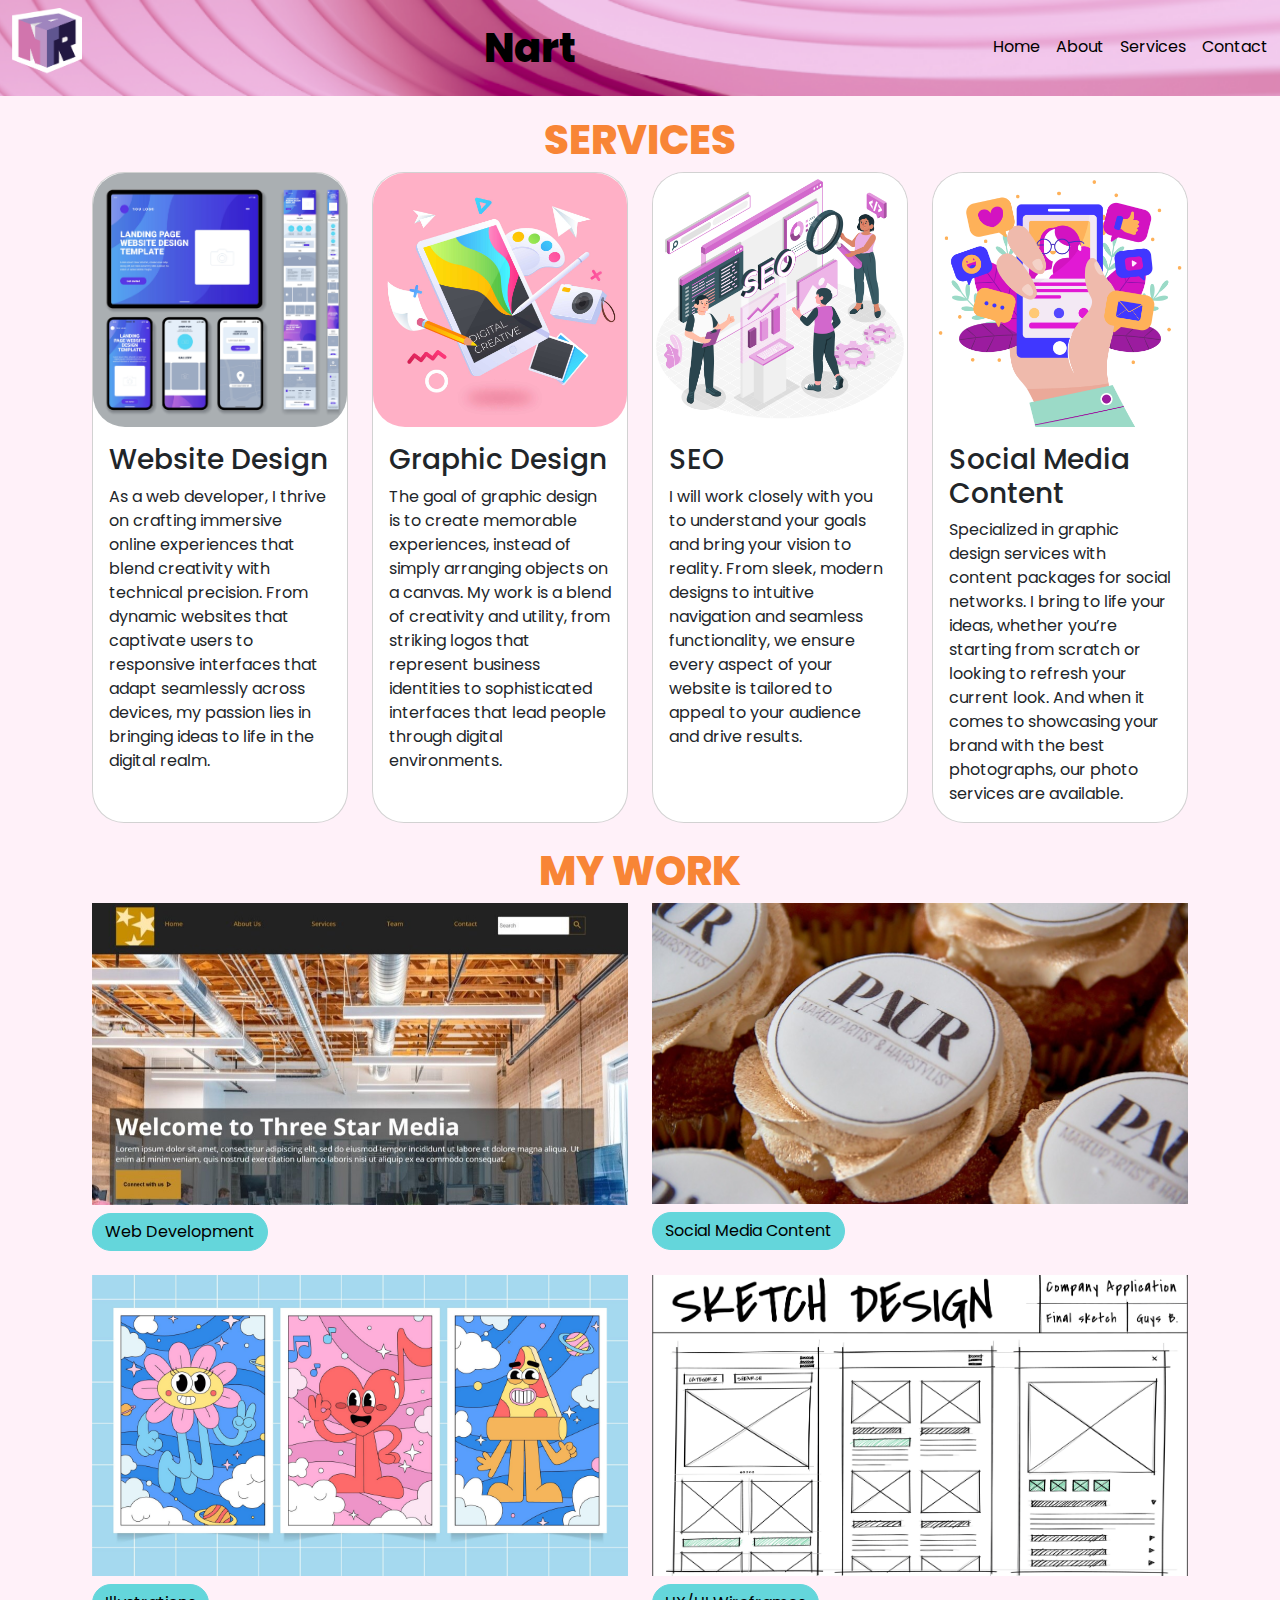
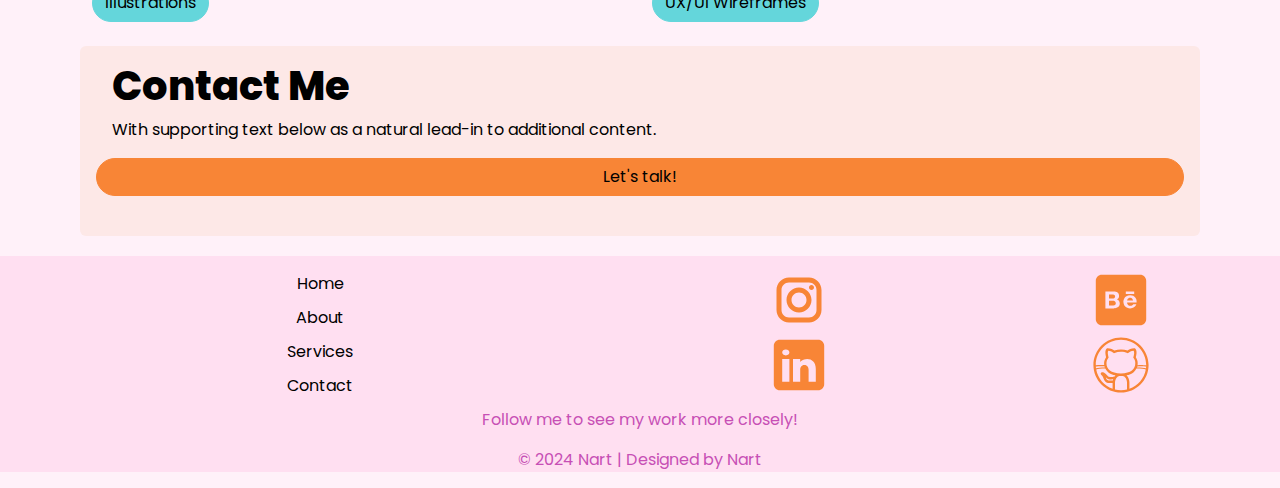
<file: services.html>
<!DOCTYPE html>
<html lang="en">
<head>
    <meta charset="UTF-8">
    <meta name="viewport" content="width=device-width, initial-scale=1.0">
    <link href="https://cdn.jsdelivr.net/npm/bootstrap@5.3.3/dist/css/bootstrap.min.css" rel="stylesheet" integrity="sha384-QWTKZyjpPEjISv5WaRU9OFeRpok6YctnYmDr5pNlyT2bRjXh0JMhjY6hW+ALEwIH" crossorigin="anonymous">
    <link rel="stylesheet" type="text/css" href="css/styles.css">
    <link rel="stylesheet" href="https://cdnjs.cloudflare.com/ajax/libs/animate.css/4.1.1/animate.min.css"/>
    <link rel="preconnect" href="https://fonts.googleapis.com">
    <link rel="preconnect" href="https://fonts.gstatic.com" crossorigin>
    <link href="https://fonts.googleapis.com/css2?family=Open+Sans:ital,wght@0,300..800;1,300..800&family=Poppins:wght@400;500;700;800&display=swap" rel="stylesheet">
    <title>Services</title>

</head>

<body>
    
    <!-- Header -->
    <header>
        <!-- Nav -->
        <div>
          <nav class="navbar bg-body-tertiary">
              <div class="container-fluid">
                  <div>
                    <a href="index.html">
                      <img src="img/nartlogo.png" class="img-logo" alt="Logo" height="80px">
                    </a>
                  </div>
                  <a class="navbar-brand" href="index.html">Nart</a>
                  <ul class="nav nav-underline d-none d-lg-flex">
                      <li class="nav-item"><a class="nav-link" href="index.html">Home</a></li>
                      <li class="nav-item"><a class="nav-link" href="about.html">About</a></li>
                      <li class="nav-item"><a class="nav-link" href="services.html">Services</a></li>
                      <li class="nav-item"><a class="nav-link" href="index.html#contact">Contact</a></li>
                  </ul>
                  <!-- Dropdown for small screens -->
                  <div class="dropdown d-lg-none">
                      <button class="btn btn-secondary dropdown-toggle" type="button" id="dropdownMenuButton" data-bs-toggle="dropdown" aria-haspopup="true" aria-expanded="false">
                        <svg xmlns="http://www.w3.org/2000/svg" x="0px" y="0px" width="20" height="20" viewBox="0 0 50 50">
                          <path d="M 0 9 L 0 11 L 50 11 L 50 9 Z M 0 24 L 0 26 L 50 26 L 50 24 Z M 0 39 L 0 41 L 50 41 L 50 39 Z"></path>
                          </svg>
                      </button>
                      <ul class="dropdown-menu dropdown-menu-dark" aria-labelledby="dropdownMenuButton">
                          <li><a class="dropdown-item" href="index.html">Home</a></li>
                          <li><a class="dropdown-item" href="about.html">About</a></li>
                          <li><a class="dropdown-item" href="services.html">Services</a></li>
                          <li><a class="dropdown-item" href="index.html#contact">Contact</a></li>
                      </ul>
                  </div>
              </div>
          </nav>
      </div>
    </header>

    <main>

      <!-- My services --> 
      <h1 class="service">SERVICES</h1>
        <div class="container animate__animated animate__backInDown animate__delay-0.5s">
          <div class="row">
            <div class="col-lg-3 col-md-6 mb-4">
              <div class="card rounded-5 h-100">
                <img src="img/website.jpg" class="card-img-top rounded-5" alt="Website Design">
                <div class="card-body">
                  <h3 class="website">Website Design</h3>
                  <p class="card-text">As a web developer, I thrive on crafting immersive online experiences that blend creativity with technical precision. From dynamic websites that captivate users to responsive interfaces that adapt seamlessly across devices, my passion lies in bringing ideas to life in the digital realm.</p>
                </div>
              </div>
            </div>
            <div class="col-lg-3 col-md-6 mb-4">
              <div class="card rounded-5 h-100">
                <img src="img/graphic.jpg" class="card-img-top rounded-5" alt="Graphic Design">
                <div class="card-body">
                  <h3 class="graphic">Graphic Design</h3>
                  <p class="card-text">The goal of graphic design is to create memorable experiences, instead of simply arranging objects on a canvas. My work is a blend of creativity and utility, from striking logos that represent business identities to sophisticated interfaces that lead people through digital environments.</p>
                </div>
              </div>
            </div>
            <div class="col-lg-3 col-md-6 mb-4">
              <div class="card rounded-5 h-100">
                <img src="img/seo.jpg" class="card-img-top rounded-5" alt="SEO">
                <div class="card-body">
                  <h3 class="seo">SEO</h3>
                  <p class="card-text">I will work closely with you to understand your goals and bring your vision to reality. From sleek, modern designs to intuitive navigation and seamless functionality, we ensure every aspect of your website is tailored to appeal to your audience and drive results.</p>
                </div>
              </div>
            </div>
            <div class="col-lg-3 col-md-6 mb-4">
              <div class="card rounded-5 h-100">
                <img src="img/social-media.jpg" class="card-img-top rounded-5" alt="Social Media Content">
                <div class="card-body">
                  <h3 class="social">Social Media Content</h3>
                  <p class="card-text">Specialized in graphic design services with content packages for social networks. I bring to life your ideas, whether you’re starting from scratch or looking to refresh your current look. And when it comes to showcasing your brand with the best photographs, our photo services are available.</p>
                </div>
              </div>
            </div>
          </div>
        </div>


    <!-- MY WORK -->
    <h1 class="mywork">MY WORK</h1>
    <div class="container">
      <div class="row">
        <div class="col-lg-6 col-md-12 mb-4">
          <img src="img/three-star.jpg" class="img-fluid final" alt="Website">
          <a href="#" class="btn btn-info btn-block mt-2 rounded-pill">Web Development</a>
        </div>
        <div class="col-lg-6 col-md-12 mb-4">
          <img src="img/paur.jpg" class="img-fluid final" alt="Website">
          <a href="#" class="btn btn-info btn-block mt-2 rounded-pill">Social Media Content</a>
        </div>
        <div class="col-lg-6 col-md-12 mb-4">
          <img src="img/illustration.jpg" class="img-fluid rayo" alt="Cat">
          <a href="#" class="btn btn-info btn-block mt-2 rounded-pill">Illustrations</a>
        </div>
        <div class="col-lg-6 col-md-12 mb-4">
          <img src="img/sketch.jpg" class="img-fluid wire" alt="Wireframe">
          <a href="#" class="btn btn-info btn-block mt-2 rounded-pill">UX/UI Wireframes</a>
        </div>
      </div>
    </div>



    <!-- Contact Me --> 
    <div class="card contact-me">
      <div class="card-body mb-4">
        <h1 class="card-title ms-3">Contact Me</h1>
        <p class="card-text ms-3">With supporting text below as a natural lead-in to additional content.</p>
        <a href="index.html#contact" class="btn btn-warning btn-lets rounded-pill">Let's talk!</a>
      </div>
    </div>

    </main>
  
        <!-- Script -->
        <script src="https://cdn.jsdelivr.net/npm/bootstrap@5.3.3/dist/js/bootstrap.bundle.min.js" integrity="sha384-YvpcrYf0tY3lHB60NNkmXc5s9fDVZLESaAA55NDzOxhy9GkcIdslK1eN7N6jIeHz" crossorigin="anonymous"></script>



        <!-- Footer -->
        <footer>
          <div class="grid-container">
              <div class="links">
                  <a class="link-offset-2 link-offset-3-hover link-underline link-underline-opacity-0 link-underline-opacity-75-hover mt-3" href="index.html">Home</a>
                  <a class="link-offset-2 link-offset-3-hover link-underline link-underline-opacity-0 link-underline-opacity-75-hover" href="about.html">About</a>
                  <a class="link-offset-2 link-offset-3-hover link-underline link-underline-opacity-0 link-underline-opacity-75-hover" href="services.html">Services</a>
                  <a class="link-offset-2 link-offset-3-hover link-underline link-underline-opacity-0 link-underline-opacity-75-hover" href="#contact">Contact</a>
              </div>

              <div class="icons">
                  <a href="https://www.instagram.com/phottonat_" target="_blank">
                      <svg xmlns="http://www.w3.org/2000/svg" x="0px" y="0px" width="100" height="100" viewBox="0,0,256,256">
                          <g fill="#f88536" fill-rule="nonzero" stroke="none" stroke-width="1" stroke-linecap="butt" stroke-linejoin="miter" stroke-miterlimit="10" stroke-dasharray="" stroke-dashoffset="0" font-family="none" font-weight="none" font-size="none" text-anchor="none" style="mix-blend-mode: normal"><g transform="scale(10.66667,10.66667)"><path d="M8,3c-2.757,0 -5,2.243 -5,5v8c0,2.757 2.243,5 5,5h8c2.757,0 5,-2.243 5,-5v-8c0,-2.757 -2.243,-5 -5,-5zM8,5h8c1.654,0 3,1.346 3,3v8c0,1.654 -1.346,3 -3,3h-8c-1.654,0 -3,-1.346 -3,-3v-8c0,-1.654 1.346,-3 3,-3zM17,6c-0.55228,0 -1,0.44772 -1,1c0,0.55228 0.44772,1 1,1c0.55228,0 1,-0.44772 1,-1c0,-0.55228 -0.44772,-1 -1,-1zM12,7c-2.757,0 -5,2.243 -5,5c0,2.757 2.243,5 5,5c2.757,0 5,-2.243 5,-5c0,-2.757 -2.243,-5 -5,-5zM12,9c1.654,0 3,1.346 3,3c0,1.654 -1.346,3 -3,3c-1.654,0 -3,-1.346 -3,-3c0,-1.654 1.346,-3 3,-3z"></path></g></g>
                      </svg>
                  </a>

                  <a href="https://www.behance.net/phottonat" target="_blank">
                      <svg xmlns="http://www.w3.org/2000/svg" x="0px" y="0px" width="100" height="100" viewBox="0,0,256,256">
                          <g fill="#f88536" fill-rule="nonzero" stroke="none" stroke-width="1" stroke-linecap="butt" stroke-linejoin="miter" stroke-miterlimit="10" stroke-dasharray="" stroke-dashoffset="0" font-family="none" font-weight="none" font-size="none" text-anchor="none" style="mix-blend-mode: normal"><g transform="scale(5.12,5.12)"><path d="M9,4c-2.76,0 -5,2.24 -5,5v32c0,2.76 2.24,5 5,5h32c2.76,0 5,-2.24 5,-5v-32c0,-2.76 -2.24,-5 -5,-5zM12,18h6.73047c0.73,0 4.67969,-0.04969 4.67969,3.57031c0,1.92 -1.31039,2.56938 -1.90039,2.85938c0.88,0.28 2.49023,1.09031 2.49023,3.57031c0,3.83 -4.39047,4 -4.98047,4h-7.01953zM29,18h7v2h-7zM15,20.42969v3.28125h3.2207c0.44,0 1.89844,-0.24094 1.89844,-1.71094c0,-1.47 -1.89945,-1.57031 -2.18945,-1.57031zM32.73047,21c3.9,0 4.95914,3.03977 5.11914,3.75977c0.15,0.73 0.15039,1.37023 0.15039,2.24023h-7.90039c0,0.87 0.46102,2.83008 2.79102,2.83008c0.62,0 1.07883,-0.14945 1.54883,-0.43945c0.46,-0.29 0.62148,-0.57133 0.77148,-0.86133h2.62891c-0.46,1.15 -1.07977,2.02156 -2.00977,2.60156c-0.93,0.58 -2.01,0.86914 -3.25,0.86914c-0.78,0 -1.55008,-0.14945 -2.33008,-0.43945c-0.62,-0.29 -1.23922,-0.72039 -1.69922,-1.15039c-0.46,-0.44 -0.77008,-1.02023 -1.08008,-1.74023c-0.31,-0.58 -0.4707,-1.44992 -0.4707,-2.16992c0,-0.72 0.29047,-5.5 5.73047,-5.5zM32.73047,23.0293c-2.26,0 -2.63086,2.17055 -2.63086,2.31055h4.96094c-0.16,-0.72 -0.81008,-2.31055 -2.33008,-2.31055zM15,25.71094v3.85937h3.35156c0.289,0 2.32813,-0.08938 2.32813,-1.85937c0,-1.76 -1.60213,-2 -2.32813,-2z"></path></g></g>
                          </svg>
                  </a>

                  <a href="https://www.linkedin.com/in/natalia-reyes-villamil/" target="_blank">
                      <svg xmlns="http://www.w3.org/2000/svg" x="0px" y="0px" width="100" height="100" viewBox="0,0,256,256">
                          <g fill="#f88536" fill-rule="nonzero" stroke="none" stroke-width="1" stroke-linecap="butt" stroke-linejoin="miter" stroke-miterlimit="10" stroke-dasharray="" stroke-dashoffset="0" font-family="none" font-weight="none" font-size="none" text-anchor="none" style="mix-blend-mode: normal"><g transform="scale(5.12,5.12)"><path d="M41,4h-32c-2.76,0 -5,2.24 -5,5v32c0,2.76 2.24,5 5,5h32c2.76,0 5,-2.24 5,-5v-32c0,-2.76 -2.24,-5 -5,-5zM17,20v19h-6v-19zM11,14.47c0,-1.4 1.2,-2.47 3,-2.47c1.8,0 2.93,1.07 3,2.47c0,1.4 -1.12,2.53 -3,2.53c-1.8,0 -3,-1.13 -3,-2.53zM39,39h-6c0,0 0,-9.26 0,-10c0,-2 -1,-4 -3.5,-4.04h-0.08c-2.42,0 -3.42,2.06 -3.42,4.04c0,0.91 0,10 0,10h-6v-19h6v2.56c0,0 1.93,-2.56 5.81,-2.56c3.97,0 7.19,2.73 7.19,8.26z"></path></g></g>
                      </svg>
                  </a>
                  
                  <a href="https://github.com/natareyes2" target="_blank">
                      <svg xmlns="http://www.w3.org/2000/svg" x="0px" y="0px" width="100" height="100" viewBox="0,0,256,256">
                      <g fill="#f88536" fill-rule="nonzero" stroke="none" stroke-width="1" stroke-linecap="butt" stroke-linejoin="miter" stroke-miterlimit="10" stroke-dasharray="" stroke-dashoffset="0" font-family="none" font-weight="none" font-size="none" text-anchor="none" style="mix-blend-mode: normal"><g transform="scale(5.12,5.12)"><path d="M25,2c-12.64545,0 -23,10.35455 -23,23c0,12.64545 10.35455,23 23,23c12.64545,0 23,-10.35455 23,-23c0,-12.64545 -10.35455,-23 -23,-23zM25,4c11.55454,0 21,9.44546 21,21c0,0.09372 -0.00657,0.18586 -0.00781,0.2793c-0.63654,-0.06572 -1.37274,-0.12735 -2.30859,-0.16602c-1.33433,-0.05513 -3.01571,-0.04281 -4.91602,0.05664c0.07474,-0.50462 0.12559,-1.01694 0.12695,-1.54297c0.09683,-1.87262 -0.53201,-3.62449 -1.55469,-5.17187c0.24707,-0.85373 0.5369,-1.93986 0.60938,-3.17187c0.0826,-1.40428 -0.03862,-2.96144 -1.16602,-4.01367l-0.28906,-0.26953h-0.39453c-2.68307,0 -4.51959,1.12321 -5.64258,2.01367c-1.6215,-0.62765 -3.44481,-1.01367 -5.45703,-1.01367c-2.02363,0 -3.86447,0.39142 -5.55273,1.01758c-1.12235,-0.89089 -2.96048,-2.01758 -5.64648,-2.01758h-0.39258l-0.28906,0.26758c-1.09819,1.01974 -1.19936,2.53418 -1.13086,3.93164c0.06041,1.23229 0.33345,2.35292 0.57617,3.24805c-1.03996,1.57759 -1.66406,3.37475 -1.66406,5.15234c0,0.50146 0.04641,0.99049 0.11328,1.47266c-3.12421,-0.10128 -5.49492,-0.01896 -7.00977,0.11914c-0.00058,-0.06408 -0.00391,-0.12719 -0.00391,-0.19141c0,-11.55454 9.44546,-21 21,-21zM14.39648,13.13086c2.01758,0.19118 3.53551,1.09211 4.23828,1.7168l0.46875,0.41406l0.57813,-0.23633c1.58145,-0.65119 3.34534,-1.02539 5.31836,-1.02539c1.97302,0 3.73739,0.37608 5.19922,1.01563l0.58594,0.25781l0.47852,-0.42578c0.70301,-0.6249 2.22351,-1.5261 4.24219,-1.7168c0.2684,0.44498 0.50163,1.07781 0.44531,2.03516c-0.0674,1.14572 -0.37387,2.39364 -0.60547,3.13477l-0.15039,0.48242l0.29883,0.4082c0.98947,1.34928 1.49398,2.80953 1.4082,4.35352l-0.00195,0.02734v0.02734c0,2.49545 -0.89861,4.49273 -2.8125,5.97266c-1.91384,1.47993 -4.93523,2.42773 -9.1875,2.42773c-4.25227,0 -7.27556,-0.94781 -9.18945,-2.42773c-1.91389,-1.47993 -2.81055,-3.4772 -2.81055,-5.97266c0,-1.46471 0.52892,-3.07601 1.50586,-4.4082l0.29297,-0.39844l-0.14062,-0.47461c-0.23173,-0.78787 -0.51577,-2.06426 -0.57227,-3.2168c-0.04699,-0.95862 0.17989,-1.56453 0.41016,-1.9707zM8.88672,26.01953c0.7042,0.0045 1.51102,0.03241 2.31641,0.06055c0.07838,0.31957 0.17145,0.63279 0.28125,0.93945c-3.31343,0.07201 -5.77998,0.41492 -7.30078,0.70898c-0.06645,-0.50662 -0.11716,-1.01813 -0.14648,-1.53516c1.11744,-0.10349 2.71311,-0.18749 4.84961,-0.17383zM41.11328,26.07617c2.12956,-0.02477 3.72152,0.08796 4.84375,0.20703c-0.02936,0.48114 -0.07711,0.95761 -0.13867,1.42969c-1.57279,-0.29937 -4.10115,-0.64156 -7.50391,-0.69727c0.0974,-0.27328 0.17748,-0.55432 0.25,-0.83789c0.89822,-0.0512 1.77391,-0.09255 2.54883,-0.10156zM37.89258,28.00781c3.57307,0.03197 6.19274,0.38911 7.77344,0.69141c-1.34068,7.46807 -6.65766,13.59353 -13.66602,16.08984v-5.18945c0,-1.58457 -0.52036,-3.3319 -1.42578,-4.78906c-0.2749,-0.44241 -0.59827,-0.86081 -0.95898,-1.23633c2.31522,-0.45738 4.21713,-1.2754 5.69727,-2.41992c1.13046,-0.87413 1.98451,-1.94544 2.58008,-3.14648zM11.9082,28.01367c0.59685,1.19835 1.45134,2.26782 2.58008,3.14063c1.54054,1.19123 3.54334,2.02354 5.98828,2.46875c-0.31986,0.32865 -0.61078,0.68955 -0.86914,1.07031l-0.06055,-0.05273c0.0055,-0.0063 -0.49713,0.24525 -1.24805,0.3125c-0.75092,0.06725 -1.67721,0.04688 -2.49805,0.04688c-1.225,0 -1.76457,-0.57879 -2.62695,-1.63281c-0.47755,-0.64363 -1.05973,-1.16486 -1.625,-1.56055c-0.57881,-0.40517 -1.07257,-0.69113 -1.68359,-0.79297l-0.08203,-0.01367h-0.08398c-0.46667,0 -0.91824,0.03379 -1.33984,0.51563c-0.2108,0.24092 -0.3561,0.68694 -0.26172,1.06445c0.09438,0.37752 0.3332,0.6095 0.54688,0.75195c1.36672,0.91115 1.60826,2.71448 2.46484,4.31836c0.79992,1.59392 2.52629,2.34961 4.29102,2.34961h2.59961v4.78906c-7.00283,-2.49435 -12.31621,-8.61221 -13.66211,-16.07227c1.52564,-0.29739 4.07694,-0.65295 7.57031,-0.70312zM23.69922,34.09961h2.80078c0.81282,0 1.68042,0.64779 2.375,1.76563c0.69458,1.11783 1.125,2.61894 1.125,3.73438v5.79102c-1.60395,0.39525 -3.27809,0.60938 -5,0.60938c-1.72191,0 -3.39605,-0.21412 -5,-0.60937v-5.79102c0,-1.09074 0.46783,-2.5883 1.20898,-3.71094c0.74116,-1.12264 1.67741,-1.78906 2.49023,-1.78906zM12.30859,35.28125c0.86577,0.89801 1.91393,1.71875 3.49219,1.71875c0.77917,0 1.7517,0.02807 2.67578,-0.05469c0.00329,-0.00029 0.00648,-0.00166 0.00977,-0.00195c-0.12175,0.35 -0.21258,0.70217 -0.28906,1.05664h-2.79687c-1.23333,0 -2.10462,-0.44557 -2.50586,-1.24805l-0.00781,-0.01367l-0.00586,-0.01172c-0.1644,-0.30537 -0.38021,-0.91597 -0.57226,-1.44531z"></path></g></g>
                      </svg>
                  </a>
                  
              </div>
          </div>
          <p>Follow me to see my work more closely!</p>
          <p>&copy; 2024 Nart | Designed by Nart</p>
        </footer>

</body>
</html>
</file>
<file: css/styles.css>
/* Boostrap custom colors*/
:root{
    --primary: #C74FB5;
    --secondary: #FAD5F5;
    --warning: #F88536;
    --info: #64D6DB;
}

/*BODY*/
body{
    background-color: #fff1f9;
    font-family: "Poppins", sans-serif;
}

/*FONTS*/
h1{
    font-weight: 800;
    color: #DC86B3;
}

h2{
    font-weight: 700;
}

h5{
    text-align: center;
    color: #F88536;
    font-weight: 500;
    font-size: 50px;
}

/*MAIN*/
main {
    padding-right: 80px;
    padding-left: 80px;
    padding-top: 20px;
    padding-bottom: 20px;
}

/*Background of the Nav*/
.navbar{
    background-image: url('/img/navbar.png');
    background-position: center;
    background-repeat: no-repeat;
    background-size: cover; 
    position: relative;
    border: none;
}

/*Nav brand*/
.navbar-brand{
    font-size: 40px;
    font-weight: 800;
}

.nav-link {
    color: black;
}

.nav-link:visited {
    color: black;
}

/* nav hover */
.nav-link:hover {
    color: #C74FB5; 
    transform: translateY(-7px);
}

/*Banner card with my picture*/
.card.text-bg-dark {
    border: none; 
}

.card-banner{
    min-height: 312px;
    position: relative;
    top: 312px;
    z-index: 3;
    margin-bottom: 342px;
}

/* desktop card banner */
@media screen and (min-width: 992px) {
    .card-banner{
        min-height:auto !important;
        top: 0;
        margin:30px auto;
    }
}

/*NAV DESPLEGABLE*-------/

/* background color nav dropdown */
.dropdown-menu.dropdown-menu-dark {
    background-color: #EABCE3 !important;
}

.dropdown-item .active{
    background-color: #CB7099;
}

.dropdown-item:visited{
    color: black;
}

.dropdown-item:hover{
    background-color: #CB7099;
    color: black;
}

.btn-secondary{
    background-color: var(--secondary) !important;
    border-color: var(--secondary) !important;
    color: black;
}

.btn-secondary:hover{
    background-color: var(--primary) !important;
    border-color: var(--primary) !important;
}

.dropdown-menu .dropdown-menu-dark{
    background-color: var(--secondary) !important;
    border-color: var(--secondary) !important;
    color: black;
}


/*Card of Natalia in the middle of the background*/
.img-fluid.rounded-circle{
    height: 80%;
}

.card-img-overlay {
    display: flex;
    justify-content: center;
    align-items: center;
    border: none;
}
.col-md-4{
    display: flex;
    justify-content: center;
    align-items: center;
}
.col-md-8{
    display: flex;
    justify-content: center;
    align-items: center;
}

/* Media query for screens until 767px */
@media (max-width: 767px) {
    /* hide div banner-card */
    .banner-card {
      display: none;
    }
}


/*CONTACT*/
/*Let's talk*/
.helping{
    text-align: center;
}

/*Warning color*/
.btn-warning{
    background-color: var(--warning) !important;
    border-color: var(--warning) !important;
}

/*Info color*/
.btn-info{
    background-color: var(--info) !important;
    border-color: var(--info) !important;
}

/*///////////////////////////////////////////ABOUT/////////////////////////////////////////*/
/*NATALIA CARD*/
.container-profile {
    display: flex;
    flex-direction: column;
    align-items: center;
}
  
.profile-nat {
    display: flex;
    flex-direction: row; 
    align-items: center;
    margin-bottom: 20px;
    max-width: 100%;
}
  
.card-natalia {
    margin-top: 20px;
}
  
@media (max-width: 768px) {
    .profile-nat {
      flex-direction: column;
    }
  
.card-natalia {
      margin-top: 0; 
      margin-left: 0; 
      margin-right: 0; 
      width: 100%; 
    }
}
  

/*Education*/

.education-card {
    width: 100%;
    background-color: #DC86B3;
    color: white;
    border: none;
}
.time {
    margin-left: 10px; /* Ajustar el margen izquierdo para separar el elemento "time" del texto */
}
  
h6, h4 {
    margin-bottom: 0; /* Eliminar el margen inferior predeterminado de los elementos h6 y h4 */
}
  
  


/*MISSION AND VISION*/
.mission {
    display: grid;
    grid-template-columns: repeat(auto-fit, minmax(300px, 1fr));
    grid-gap: 20px;
}
  
.mission-item,.vision-item {
    padding: 20px;
}

/*Testiomonials*/
.testimonials {
    padding: 20px;
}
  
.testimonios {
    text-align: center;
}
  
.munch,.latino {
    margin-bottom: 20px;
}
  
.munch img,.latino img {
    max-width: 100%;
}
  
.text-center {
    text-align: center;
}
  
/*///////////////////////////////////////////SERVICES/////////////////////////////////////////*/

.service{
    text-align: center;
    color: #F88536;
}
.mywork{
    text-align: center;
    color: #F88536;
}

/*Contact me card*/
.contact-me {
    width: 100%;
    background-color: #FDE8E7;
    color: black;
    border: none;
}

.btn-lets {
    display: block;
    margin: auto;
    text-align: center;
}

/*///////////////////////////////////////FOOTER///////////////////////////////////////////*/
footer{
    background-color: #ffdff1;
    text-align: center;
    color: #C74FB5;
}

.grid-container {
    display: grid;
    grid-template-columns: 1fr 1fr;
    align-items: center; 
}


.links {
    display: flex;
    flex-direction: column;
}


.links a {
    display: block;
    color: black;
    margin-bottom: 10px; 
}

.links a::after {
    position: absolute;
    left: 0;
    bottom: -2px; 
    width: 100%;
    height: 2px;
    visibility: hidden;
    transition: all 0.3s ease-in-out;
}

.icons {
    display: grid;
    grid-template-columns: repeat(2 ,1fr);
    gap: 5px;
}

.icons svg {
    width: 60px;
    height: 60px;
}
</file>
